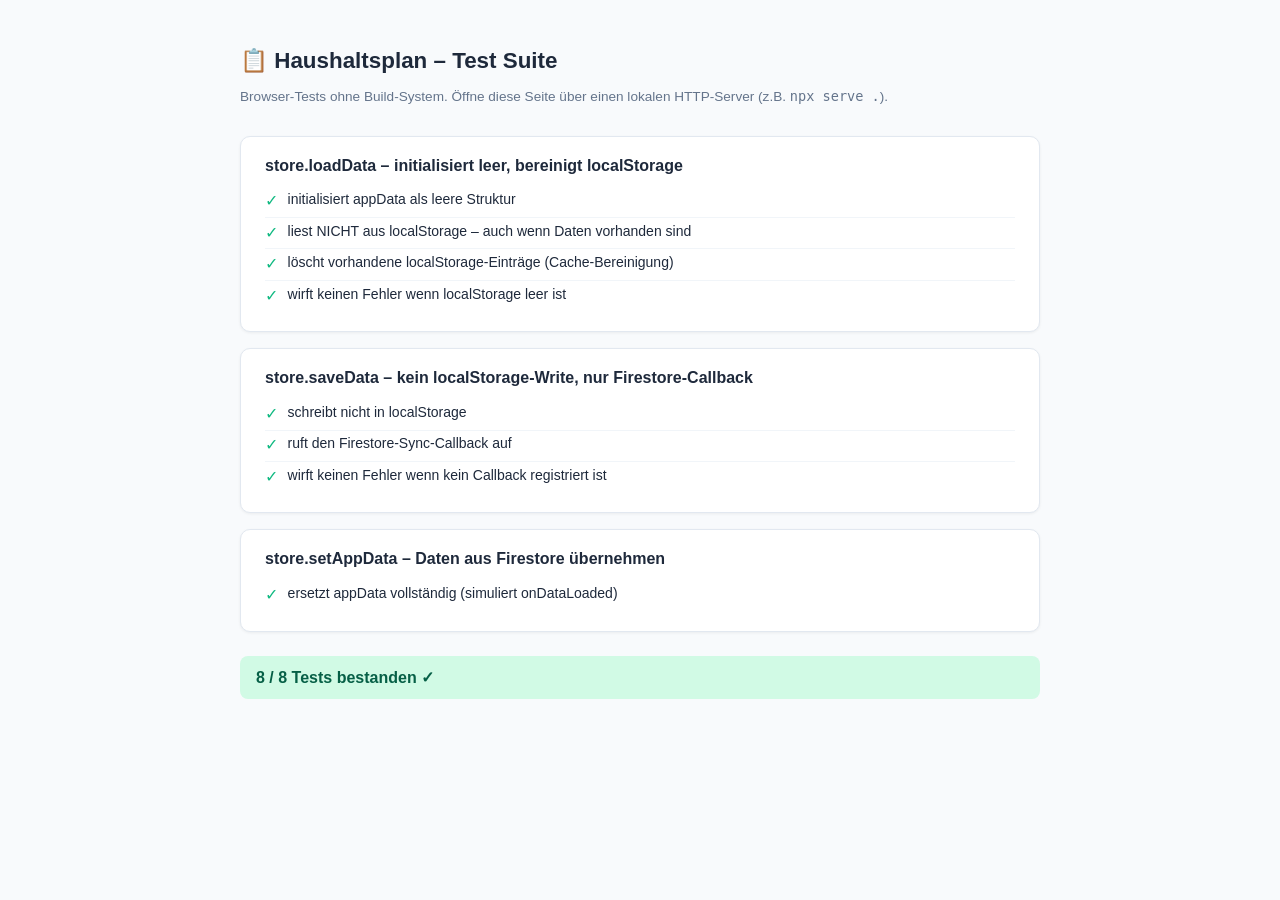
<file: tests/runner.html>
<!DOCTYPE html>
<html lang="de">
<head>
  <meta charset="UTF-8">
  <title>Haushaltsplan – Tests</title>
  <style>
    body   { font-family: -apple-system, BlinkMacSystemFont, 'Segoe UI', sans-serif; background: #f8fafc; color: #1e293b; padding: 2rem; max-width: 800px; margin: 0 auto; }
    h1     { font-size: 1.4rem; margin-bottom: 0.25rem; }
    p.meta { color: #64748b; font-size: 0.85rem; margin-bottom: 2rem; }
    .suite { background: white; border: 1px solid #e2e8f0; border-radius: 10px; padding: 1.25rem 1.5rem; margin-bottom: 1rem; box-shadow: 0 1px 3px rgba(0,0,0,0.06); }
    .suite-title { font-weight: 700; font-size: 1rem; margin-bottom: 0.75rem; }
    .test  { display: flex; align-items: flex-start; gap: 0.6rem; padding: 0.3rem 0; font-size: 0.875rem; border-bottom: 1px solid #f1f5f9; }
    .test:last-child { border-bottom: none; }
    .icon  { font-size: 1rem; line-height: 1.3; flex-shrink: 0; }
    .pass  { color: #10b981; }
    .fail  { color: #ef4444; }
    .skip  { color: #f59e0b; }
    .msg   { color: #ef4444; font-size: 0.78rem; margin-top: 0.2rem; font-family: monospace; white-space: pre-wrap; }
    #summary { margin-top: 1.5rem; font-weight: 600; font-size: 1rem; padding: 0.75rem 1rem; border-radius: 8px; }
    #summary.all-pass { background: #d1fae5; color: #065f46; }
    #summary.has-fail { background: #fee2e2; color: #991b1b; }
  </style>
</head>
<body>
<h1>&#128203; Haushaltsplan – Test Suite</h1>
<p class="meta">Browser-Tests ohne Build-System. Öffne diese Seite über einen lokalen HTTP-Server (z.B. <code>npx serve .</code>).</p>

<div id="output"></div>
<div id="summary"></div>

<script type="module">
// ── Mini-Test-Framework ────────────────────────────────────────────────────────

let _passed = 0, _failed = 0;
const _output = document.getElementById('output');

/**
 * Führt die Tests einer Suite nacheinander aus, bevor die nächste Suite
 * beginnt – sonst könnte die Zusammenfassung unten schon stehen, bevor
 * alle Tests durchgelaufen sind (runStoreTests wartet auf jede suite()).
 */
async function suite(title, fn) {
  const box = document.createElement('div');
  box.className = 'suite';
  box.innerHTML = `<div class="suite-title">${title}</div>`;
  _output.appendChild(box);

  let chain = Promise.resolve();
  fn((name, testFn) => {
    chain = chain.then(() => runTest(box, name, testFn));
  });
  await chain;
}

async function runTest(box, name, fn) {
  const row = document.createElement('div');
  row.className = 'test';
  box.appendChild(row);
  try {
    await fn();
    _passed++;
    row.innerHTML = `<span class="icon pass">&#10003;</span><span>${name}</span>`;
  } catch (e) {
    _failed++;
    row.innerHTML = `<span class="icon fail">&#10007;</span><div><div>${name}</div><div class="msg">${e.message}</div></div>`;
  }
}

function assert(cond, msg) {
  if (!cond) throw new Error(msg ?? 'Assertion fehlgeschlagen');
}
function assertEqual(a, b, msg) {
  if (a !== b) throw new Error(msg ?? `Erwartet: ${JSON.stringify(b)}\nErhalten: ${JSON.stringify(a)}`);
}

// ── Tests importieren ─────────────────────────────────────────────────────────
import { runStoreTests } from './store.test.js';

await runStoreTests(suite, assert, assertEqual);

// ── Zusammenfassung ───────────────────────────────────────────────────────────
const total = _passed + _failed;
const sumEl = document.getElementById('summary');
sumEl.textContent = `${_passed} / ${total} Tests bestanden${_failed ? ` – ${_failed} fehlgeschlagen` : ' ✓'}`;
sumEl.className   = _failed ? 'has-fail' : 'all-pass';
</script>
</body>
</html>
</file>
